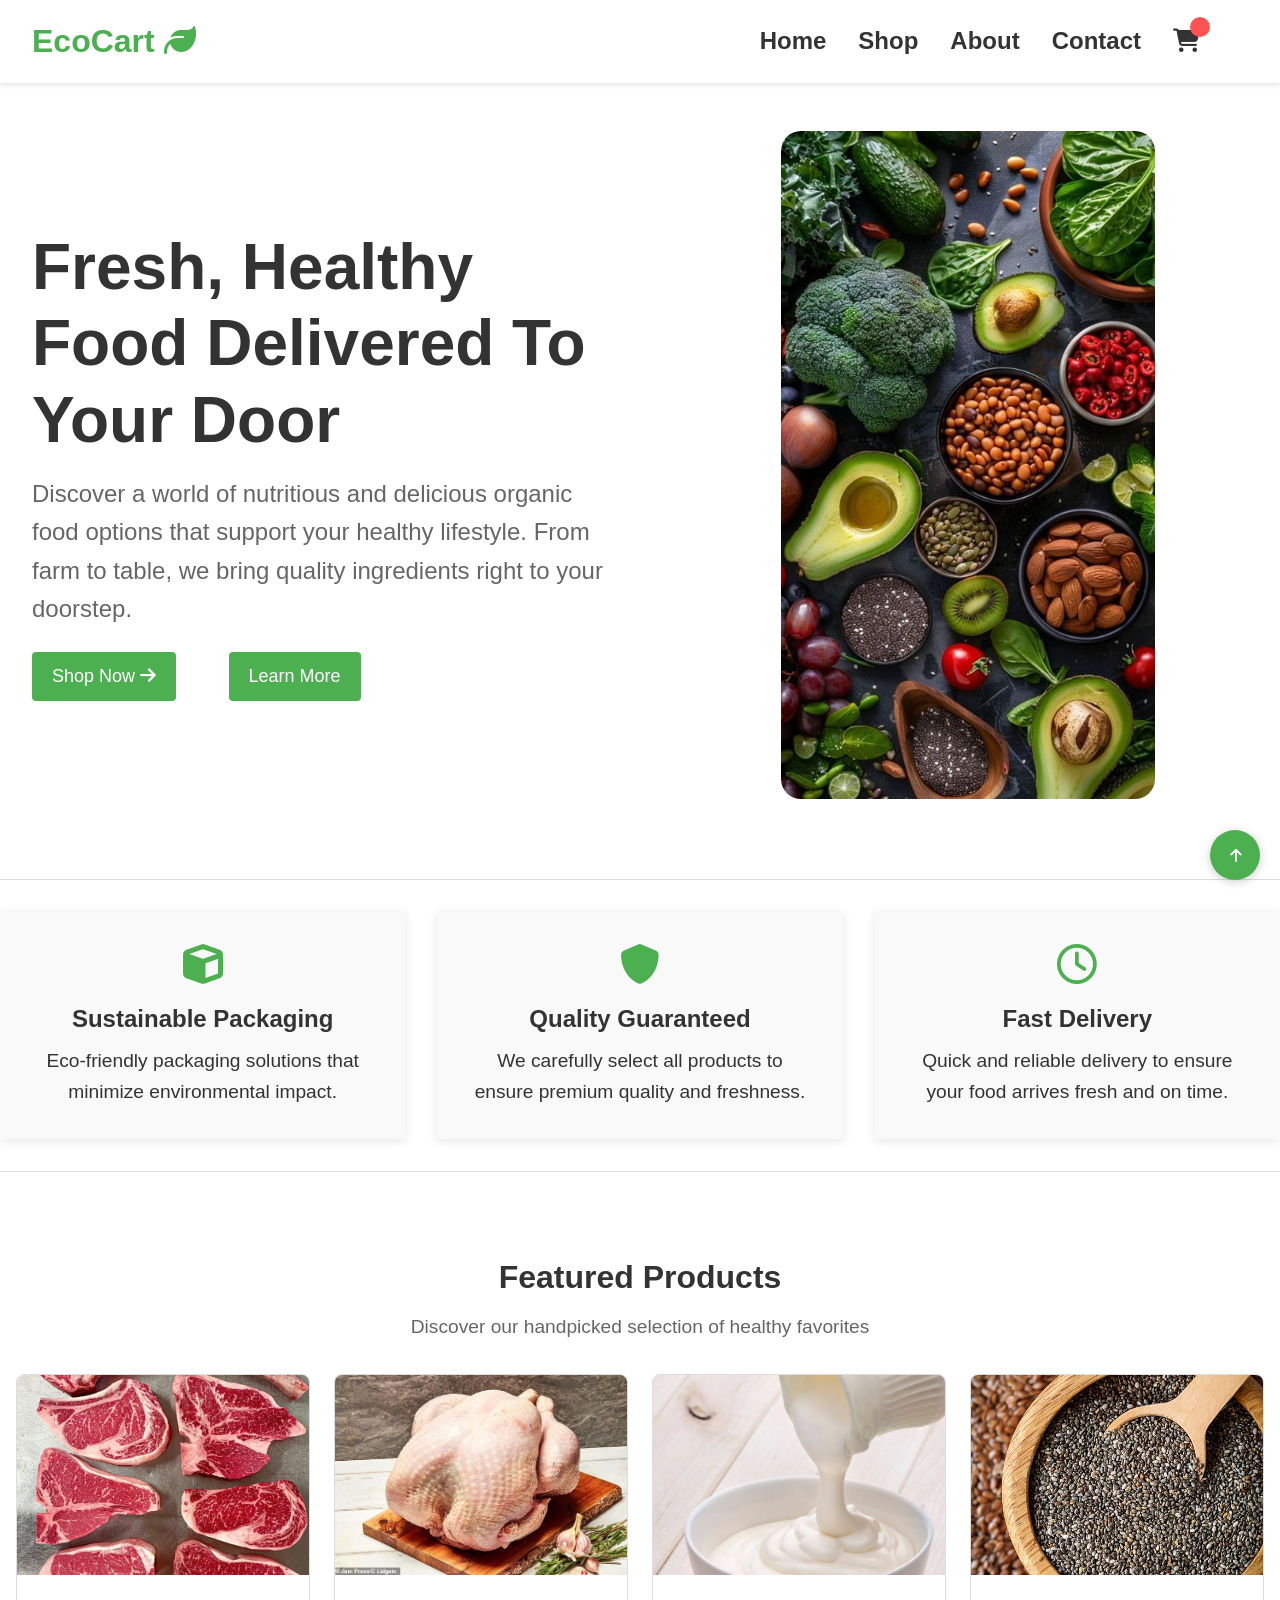
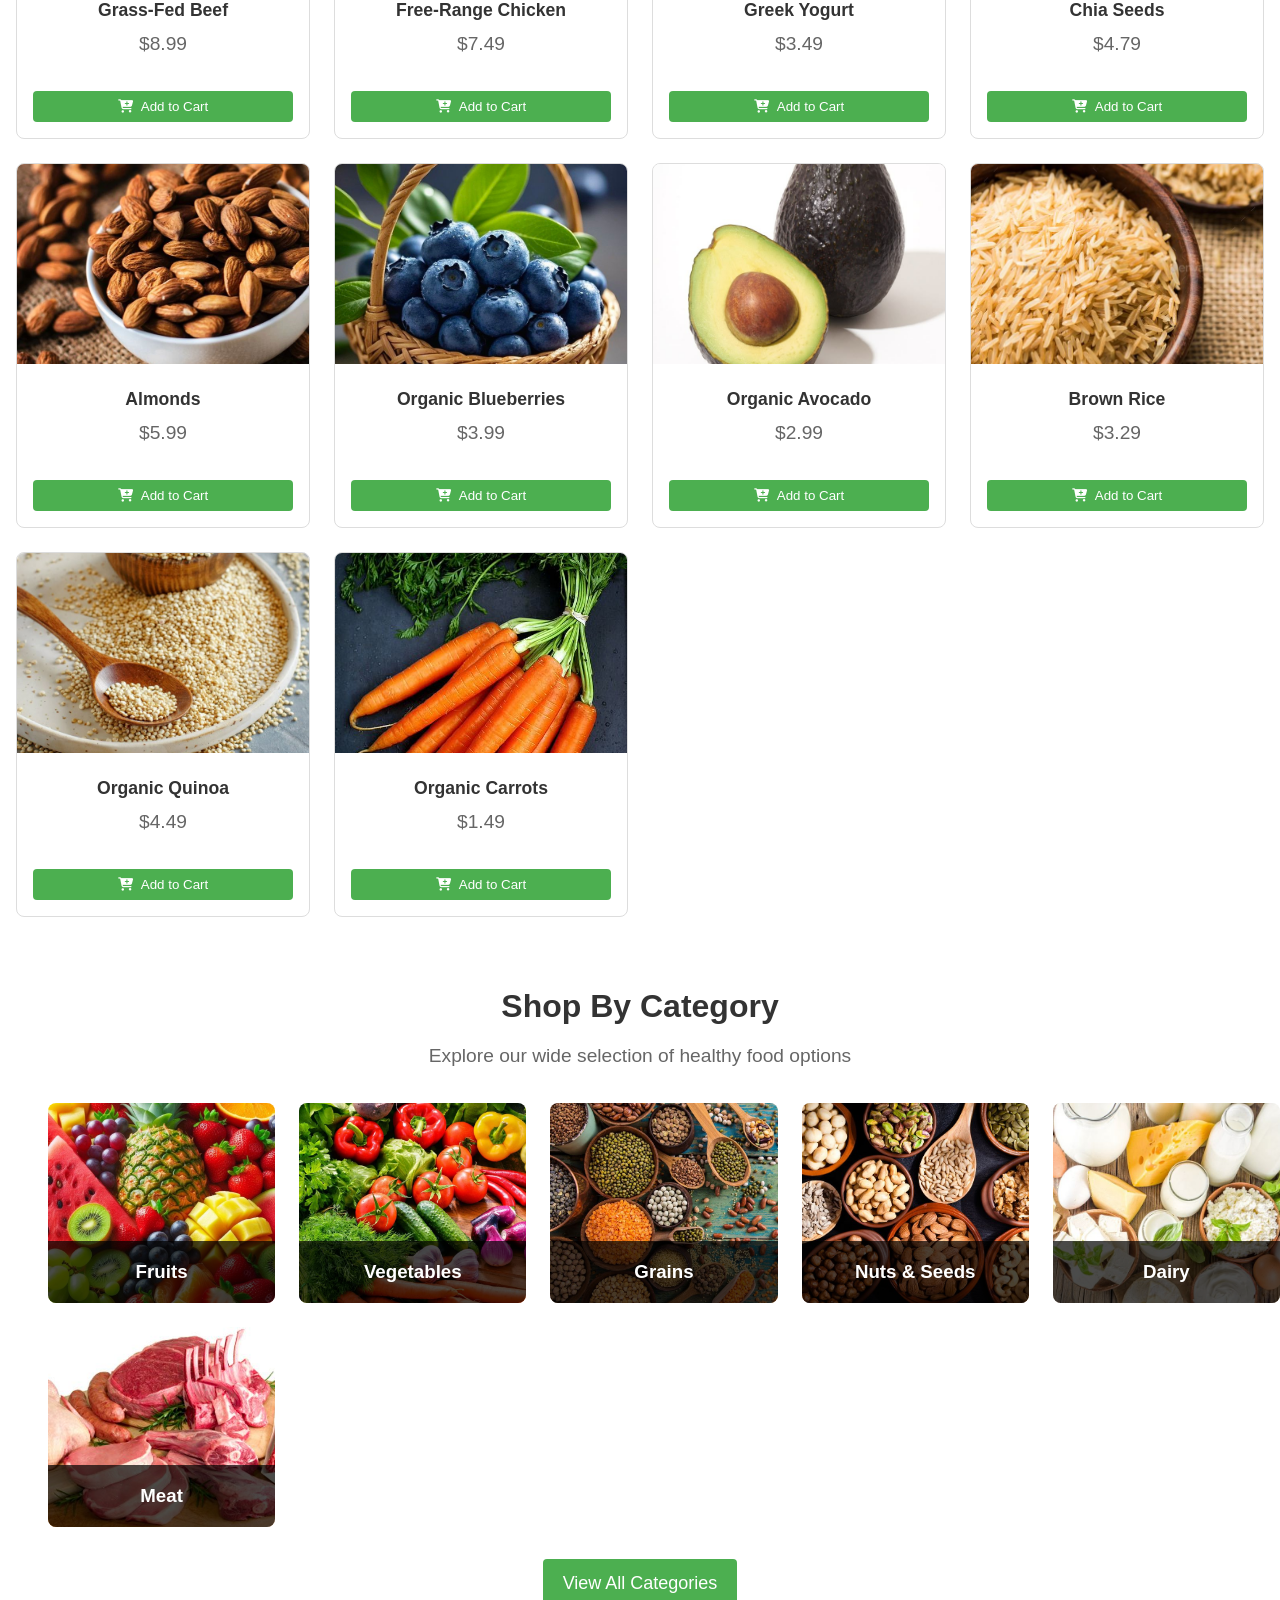
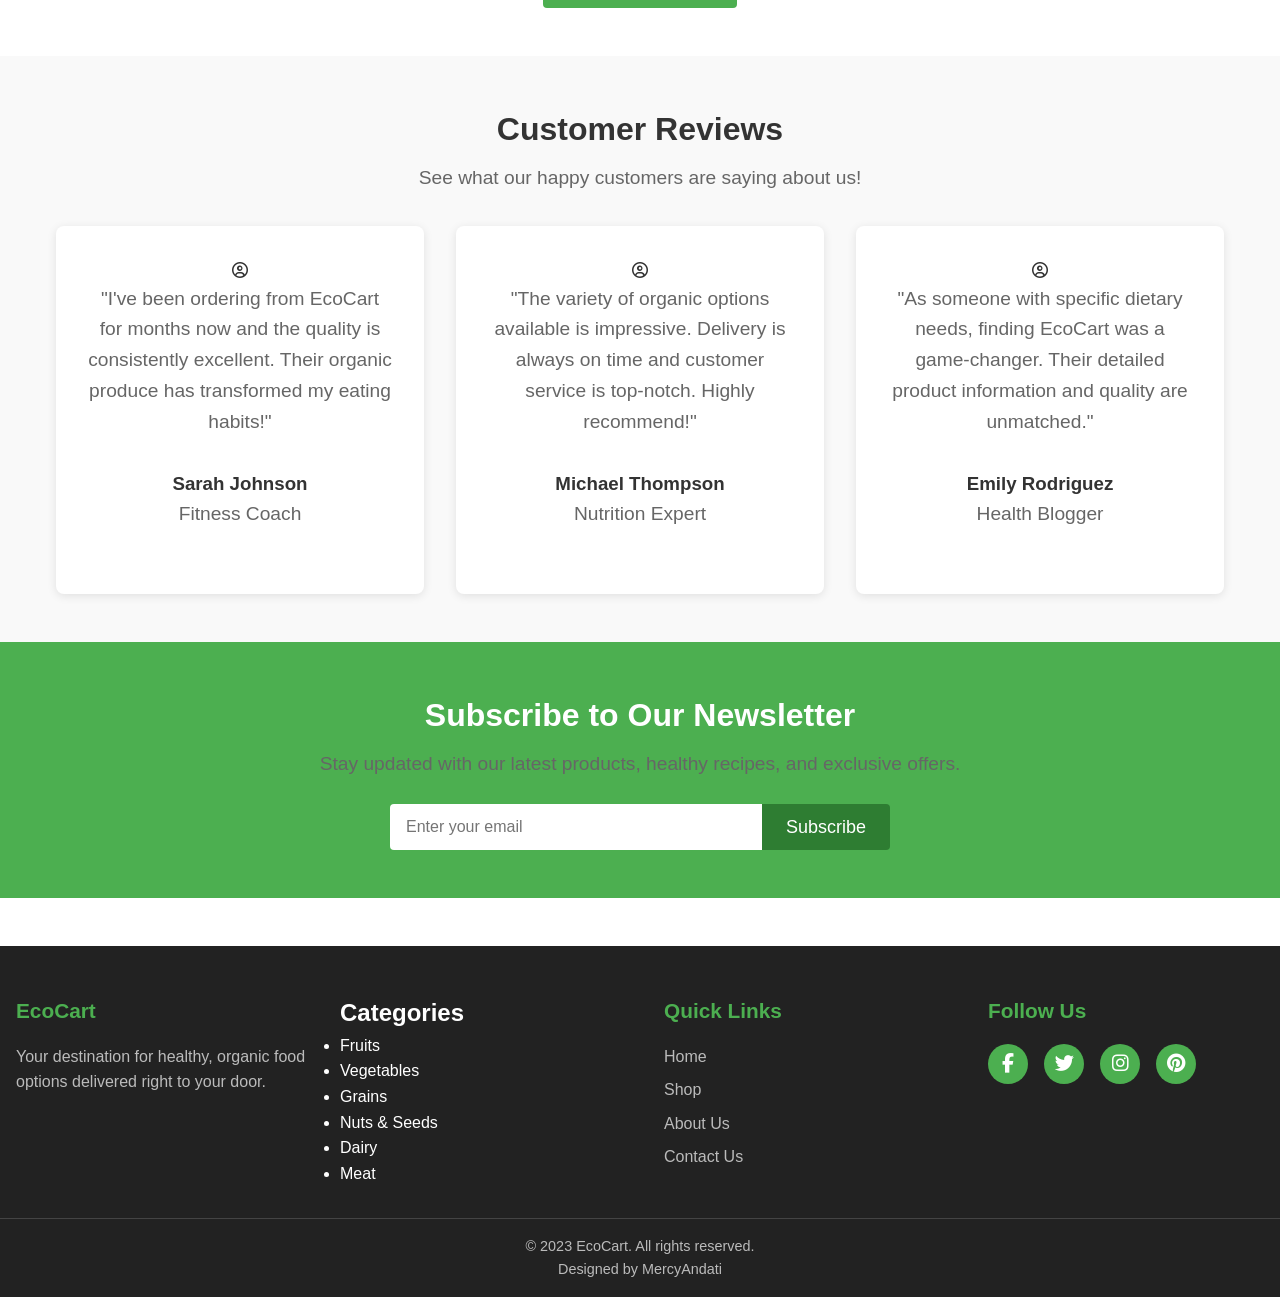
<file: index.html>
<!DOCTYPE html>
<html lang="en">
    <head>
        <meta charset="UTF-8">
        <meta name="viewport" content="width=device-width, initial-scale=1.0">
        <title>EcoCart eccomerce website</title>
        <link rel="stylesheet" href="styles.css">
        <link rel="stylesheet" href="https://cdnjs.cloudflare.com/ajax/libs/font-awesome/6.4.0/css/all.min.css">
        <script src="products-data.js"></script>
        <script src="script.js"></script>
    </head>
    <body>
        <header>
            <nav>
                <h1>EcoCart <i class="fa-solid fa-leaf"></i></h1>
                <ul>
                    <li><a href="index.html">Home</a></li>
                    <li><a href="shop.html">Shop</a></li>
                    <li><a href="about.html">About</a></li>
                    <li><a href="contact.html">Contact</a></li>
                    <li><a href="cart.html" class="cart-icon"><i class="fas fa-shopping-cart"></i></a></li>
                </ul>
            </nav>
        </header>
        <main>
            <section id="home">
                <div class="hero">
                    <div class="hero-text">
                        <h2>Fresh, Healthy Food Delivered To Your Door</h2>
                        <p>Discover a world of nutritious and delicious organic food options that support your healthy lifestyle. From farm to table, we bring quality ingredients right to your doorstep.</p>
                        <a href="shop.html" class="btn">Shop Now  <i class="fa-solid fa-arrow-right"></i></a>
                        <a href="about.html" class="btn">Learn More</a>
                    </div>
                    <div class="hero-image">
                        <img src="images\Healthy Food.jpg" alt="Healthy Food">
                    </div>
                </div>
                <div class="hor-divs">
                    <div>
                        <i class="fa-solid fa-cube"></i>
                        <h2>Sustainable Packaging</h2>
                        <p>Eco-friendly packaging solutions that minimize environmental impact.</p>
                    </div>
                    <div>
                        <i class="fa-solid fa-shield"></i>
                        <h2>Quality Guaranteed</h2>
                        <p>We carefully select all products to ensure premium quality and freshness.</p>
                    </div>
                    <div>
                        <i class="fa-regular fa-clock"></i>
                        <h2>Fast Delivery</h2>
                        <p>Quick and reliable delivery to ensure your food arrives fresh and on time.</p>
                    </div>
                </div>
                <div class="featured-products">
                    <h2>Featured Products</h2>
                    <p>Discover our handpicked selection of healthy favorites</p>
                    <div class="product-grid" id="featured-products">
                        <!-- Products will be inserted here by JavaScript -->
                    </div>
                    <div class="category-grid">
                        <h2>Shop By Category</h2>
                        <p>Explore our wide selection of healthy food options</p>
                        <div class="category-cards">
                            <a href="shop.html?category=fruits" class="category-card">
                                <img src="images\Fruits.jpg" alt="Fruits">
                                <h3>Fruits</h3>
                            </a>
                            <a href="shop.html?category=vegetables" class="category-card">
                                <img src="images\Vegetables.jpg" alt="Vegetables">
                                <h3>Vegetables</h3>
                            </a>
                            <a href="shop.html?category=grains" class="category-card">
                                <img src="images\Grains.jpg" alt="Grains">
                                <h3>Grains</h3>
                            </a>
                            <a href="shop.html?category=nuts-seeds" class="category-card">
                                <img src="images\Nuts & Seeds.jpg" alt="Nuts & Seeds">
                                <h3>Nuts & Seeds</h3>
                            </a>
                            <a href="shop.html?category=dairy" class="category-card">
                                <img src="images\Dairy.jpg" alt="Dairy">
                                <h3>Dairy</h3>
                            </a>
                            <a href="shop.html?category=meat" class="category-card">
                                <img src="images\Meat.jpg" alt="Meat">
                                <h3>Meat</h3>
                            </a>
                        </div>
                        <a href="shop.html" class="btn">View All Categories</a>
                    </div>
                    <div class="reviews">
                        <h2>Customer Reviews</h2>
                        <p>See what our happy customers are saying about us!</p>
                        <div class="reviews-container">
                            <div class="review-card">
                                <i class="fa-regular fa-circle-user"></i>
                                <p>"I've been ordering from EcoCart for months now and the quality is consistently excellent. Their organic produce has transformed my eating habits!"</p>
                                <h3>Sarah Johnson</h3>
                                <p>Fitness Coach</p>
                            </div>
                            <div class="review-card">
                                <i class="fa-regular fa-circle-user"></i>
                                <p>"The variety of organic options available is impressive. Delivery is always on time and customer service is top-notch. Highly recommend!"</p>
                                <h3>Michael Thompson</h3>
                                <p>Nutrition Expert</p>
                            </div>
                            <div class="review-card">
                                <i class="fa-regular fa-circle-user"></i>
                                <p>"As someone with specific dietary needs, finding EcoCart was a game-changer. Their detailed product information and quality are unmatched."</p>
                                <h3>Emily Rodriguez</h3>
                                <p>Health Blogger</p>
                            </div>
                        </div>
                    </div>
                    <div class="newsletter">
                        <h2>Subscribe to Our Newsletter</h2>
                        <p>Stay updated with our latest products, healthy recipes, and exclusive offers.</p>
                        <form action="#" method="post">
                            <input type="email" placeholder="Enter your email" required>
                            <button type="submit" class="btn">Subscribe</button>
                        </form>
                    </div>
                </div>        
            </section>
        </main>
        <footer>
            <div class="footer-content">
                <div class="footer-section about">
                    <h2>EcoCart</h2>
                    <p>Your destination for healthy, organic food options delivered right to your door.</p>
                </div>
                <div class="footer-categories">
                    <h2>Categories</h2>
                    <ul>
                        <li><a href="#fruits">Fruits</a></li>
                        <li><a href="#vegetables">Vegetables</a></li>
                        <li><a href="#grains">Grains</a></li>
                        <li><a href="#nuts-seeds">Nuts & Seeds</a></li>
                        <li><a href="#dairy">Dairy</a></li>
                        <li><a href="#meat">Meat</a></li>
                    </ul>
                </div>
                <div class="footer-section links">
                    <h2>Quick Links</h2>
                    <ul>
                        <li><a href="index.html">Home</a></li>
                        <li><a href="shop.html">Shop</a></li>
                        <li><a href="about.html">About Us</a></li>
                        <li><a href="contact.html">Contact Us</a></li>
                    </ul>
                </div>
                <div class="footer-section social">
                    <h2>Follow Us</h2>
                    <div class="social-icons">
                        <a href="#"><i class="fab fa-facebook-f"></i></a>
                        <a href="#"><i class="fab fa-twitter"></i></a>
                        <a href="#"><i class="fab fa-instagram"></i></a>
                        <a href="#"><i class="fab fa-pinterest"></i></a>
                    </div>
                </div>
            </div>
            <div class="footer-bottom">
                <p>&copy; 2023 EcoCart. All rights reserved.</p>
                <p>Designed by MercyAndati</p>
            </div>
        </footer>
        <button id="back-to-top" class="back-to-top" onclick="ToTop()">
            <i class="fa-solid fa-arrow-up"></i>
        </button>
    </body>
</html>
</file>
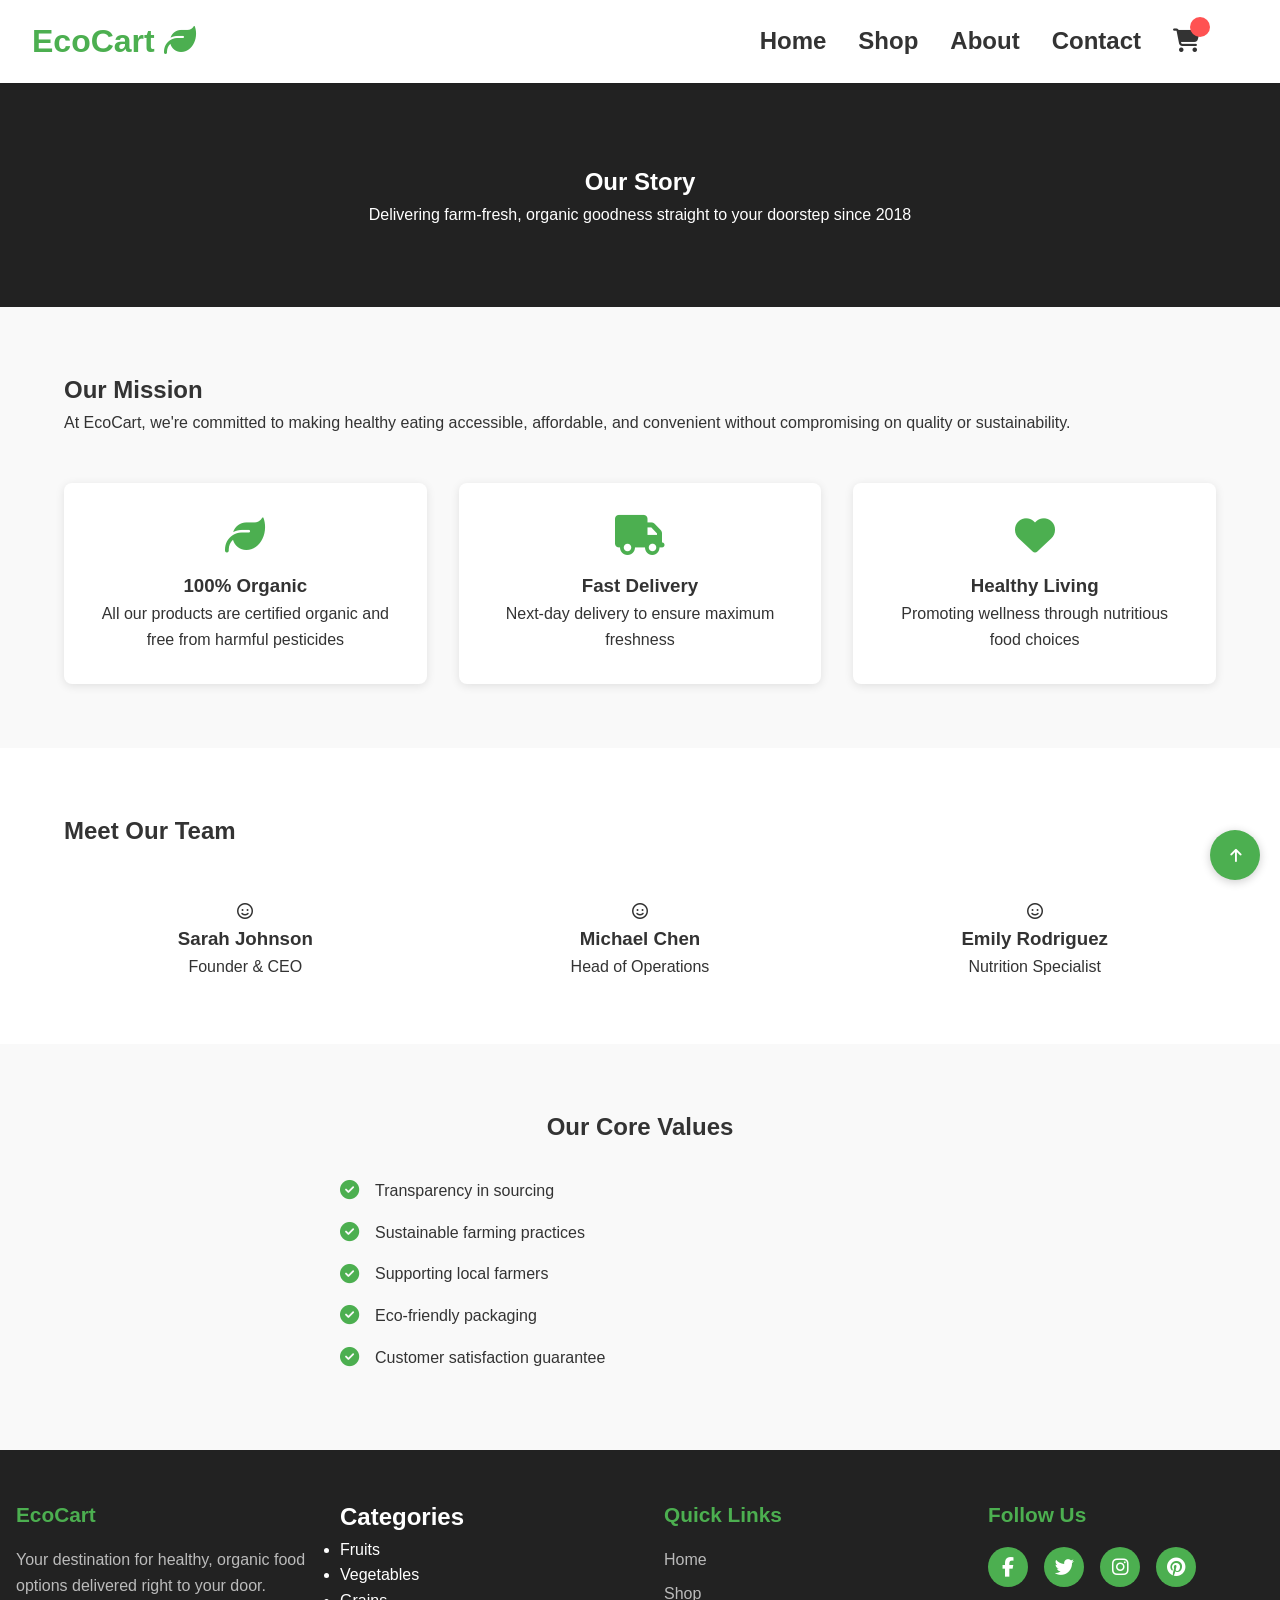
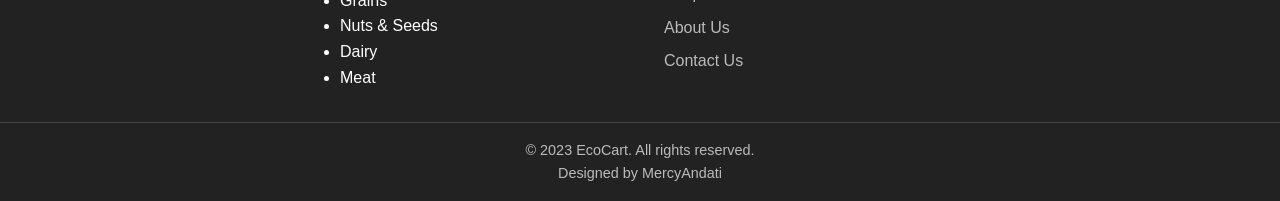
<file: about.html>
<!DOCTYPE html>
<html lang="en">
<head>
    <meta charset="UTF-8">
    <meta name="viewport" content="width=device-width, initial-scale=1.0">
    <title>About Us - EcoCart</title>
    <link rel="stylesheet" href="styles.css">
    <link rel="stylesheet" href="https://cdnjs.cloudflare.com/ajax/libs/font-awesome/6.4.0/css/all.min.css">
</head>
<body>
    <header>
        <nav>
            <h1>EcoCart <i class="fa-solid fa-leaf"></i></h1>
            <ul>
                <li><a href="index.html">Home</a></li>
                <li><a href="shop.html">Shop</a></li>
                <li><a href="about.html">About</a></li>
                <li><a href="contact.html">Contact</a></li>
                <li><a href="cart.html" class="cart-icon"><i class="fas fa-shopping-cart"></i></a></li>
            </ul>
        </nav>
    </header>

    <main class="about-page">
        <section class="about-hero">
            <div class="hero-content">
                <h2>Our Story</h2>
                <p>Delivering farm-fresh, organic goodness straight to your doorstep since 2018</p>
            </div>
        </section>

        <section class="mission-section">
            <div class="container">
                <h2>Our Mission</h2>
                <p>At EcoCart, we're committed to making healthy eating accessible, affordable, and convenient without compromising on quality or sustainability.</p>
                
                <div class="mission-cards">
                    <div class="mission-card">
                        <i class="fas fa-leaf"></i>
                        <h3>100% Organic</h3>
                        <p>All our products are certified organic and free from harmful pesticides</p>
                    </div>
                    <div class="mission-card">
                        <i class="fas fa-truck"></i>
                        <h3>Fast Delivery</h3>
                        <p>Next-day delivery to ensure maximum freshness</p>
                    </div>
                    <div class="mission-card">
                        <i class="fas fa-heart"></i>
                        <h3>Healthy Living</h3>
                        <p>Promoting wellness through nutritious food choices</p>
                    </div>
                </div>
            </div>
        </section>

        <section class="team-section">
            <div class="container">
                <h2>Meet Our Team</h2>
                <div class="team-members">
                    <div class="team-member">
                        <i class="fa-regular fa-face-smile"></i>
                        <h3>Sarah Johnson</h3>
                        <p>Founder & CEO</p>
                    </div>
                    <div class="team-member">
                        <i class="fa-regular fa-face-smile"></i>
                        <h3>Michael Chen</h3>
                        <p>Head of Operations</p>
                    </div>
                    <div class="team-member">
                        <i class="fa-regular fa-face-smile"></i>
                        <h3>Emily Rodriguez</h3>
                        <p>Nutrition Specialist</p>
                    </div>
                </div>
            </div>
        </section>

        <section class="values-section">
            <div class="container">
                <h2>Our Core Values</h2>
                <ul class="values-list">
                    <li>
                        <i class="fas fa-check-circle"></i>
                        <span>Transparency in sourcing</span>
                    </li>
                    <li>
                        <i class="fas fa-check-circle"></i>
                        <span>Sustainable farming practices</span>
                    </li>
                    <li>
                        <i class="fas fa-check-circle"></i>
                        <span>Supporting local farmers</span>
                    </li>
                    <li>
                        <i class="fas fa-check-circle"></i>
                        <span>Eco-friendly packaging</span>
                    </li>
                    <li>
                        <i class="fas fa-check-circle"></i>
                        <span>Customer satisfaction guarantee</span>
                    </li>
                </ul>
            </div>
        </section>
    </main>

    <footer>
        <div class="footer-content">
            <div class="footer-section about">
                <h2>EcoCart</h2>
                <p>Your destination for healthy, organic food options delivered right to your door.</p>
            </div>
            <div class="foter-categories">
                <h2>Categories</h2>
                <ul>
                    <li><a href="#fruits">Fruits</a></li>
                    <li><a href="#vegetables">Vegetables</a></li>
                    <li><a href="#grains">Grains</a></li>
                    <li><a href="#nuts-seeds">Nuts & Seeds</a></li>
                    <li><a href="#dairy">Dairy</a></li>
                    <li><a href="#meat">Meat</a></li>
                </ul>
            </div>
            <div class="footer-section links">
                <h2>Quick Links</h2>
                <ul>
                    <li><a href="index.html">Home</a></li>
                    <li><a href="shop.html">Shop</a></li>
                    <li><a href="about.html">About Us</a></li>
                    <li><a href="contact.html">Contact Us</a></li>
                </ul>
            </div>
            <div class="footer-section social">
                <h2>Follow Us</h2>
                <div class="social-icons">
                    <a href="#"><i class="fab fa-facebook-f"></i></a>
                    <a href="#"><i class="fab fa-twitter"></i></a>
                    <a href="#"><i class="fab fa-instagram"></i></a>
                    <a href="#"><i class="fab fa-pinterest"></i></a>
                </div>
            </div>
        </div>
        <div class="footer-bottom">
            <p>&copy; 2023 EcoCart. All rights reserved.</p>
            <p>Designed by MercyAndati</p>
        </div>
    </footer>
    <button id="back-to-top" class="back-to-top" onclick="ToTop()">
        <i class="fa-solid fa-arrow-up"></i>
    </button>
    <script src="script.js"></script>
</body>
</html>
</file>
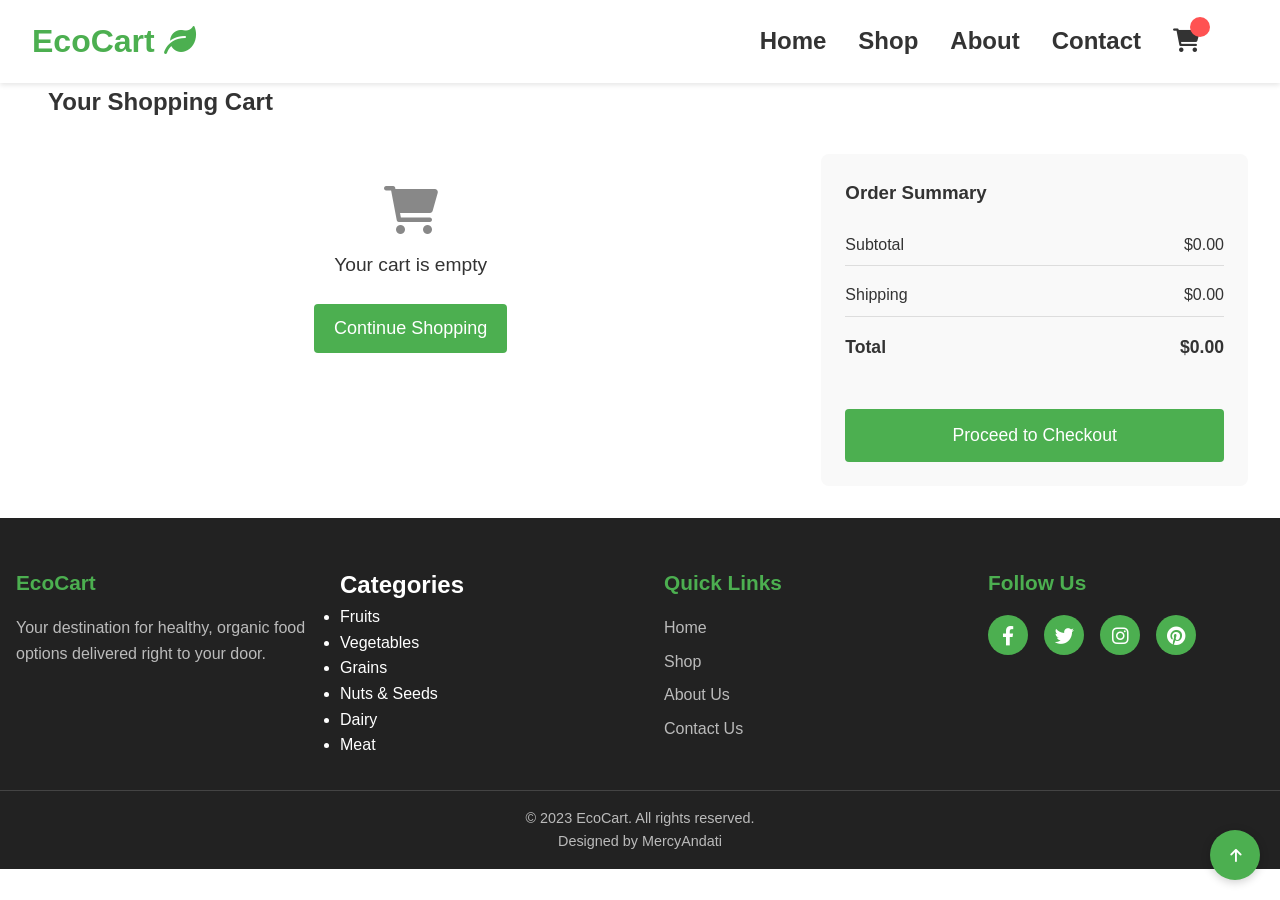
<file: cart.html>
<!DOCTYPE html>
<html lang="en">
<head>
    <meta charset="UTF-8">
    <meta name="viewport" content="width=device-width, initial-scale=1.0">
    <title>Shopping Cart - EcoCart</title>
    <link rel="stylesheet" href="styles.css">
    <link rel="stylesheet" href="https://cdnjs.cloudflare.com/ajax/libs/font-awesome/6.0.0-beta3/css/all.min.css">
</head>
<body>
    <header>
        <nav>
            <h1>EcoCart <i class="fa-solid fa-leaf"></i></h1>
            <ul>
                <li><a href="index.html">Home</a></li>
                <li><a href="shop.html">Shop</a></li>
                <li><a href="about.html">About</a></li>
                <li><a href="contact.html">Contact</a></li>
                <li><a href="cart.html" class="cart-icon"><i class="fa-solid fa-cart-shopping"></i></a></li>
            </ul>
        </nav>
    </header>

    <main>
        <section id="cart">
            <h2>Your Shopping Cart</h2>
            <div class="cart-container">
                <div class="cart-items" id="cart-items">
                    <!-- Cart items will be rendered here dynamically -->
                    <div class="empty-cart">
                        <i class="fas fa-shopping-cart"></i>
                        <p>Your cart is empty</p>
                        <a href="shop.html" class="btn">Continue Shopping</a>
                    </div>
                </div>
                <div class="cart-summary">
                    <h3>Order Summary</h3>
                    <div class="summary-details">
                        <div class="summary-row">
                            <span>Subtotal</span>
                            <span id="subtotal">$0.00</span>
                        </div>
                        <div class="summary-row">
                            <span>Shipping</span>
                            <span id="shipping">$5.00</span>
                        </div>
                        <div class="summary-row total">
                            <span>Total</span>
                            <span id="total">$5.00</span>
                        </div>
                    </div>
                    <button class="btn checkout-btn" id="checkout-btn">Proceed to Checkout</button>
                </div>
            </div>
        </section>
    </main>

    <footer>
        <div class="footer-content">
            <div class="footer-section about">
                <h2>EcoCart</h2>
                <p>Your destination for healthy, organic food options delivered right to your door.</p>
            </div>
            <div class="foter-categories">
                <h2>Categories</h2>
                <ul>
                    <li><a href="#fruits">Fruits</a></li>
                    <li><a href="#vegetables">Vegetables</a></li>
                    <li><a href="#grains">Grains</a></li>
                    <li><a href="#nuts-seeds">Nuts & Seeds</a></li>
                    <li><a href="#dairy">Dairy</a></li>
                    <li><a href="#meat">Meat</a></li>
                </ul>
            </div>
            <div class="footer-section links">
                <h2>Quick Links</h2>
                <ul>
                    <li><a href="index.html">Home</a></li>
                    <li><a href="shop.html">Shop</a></li>
                    <li><a href="about.html">About Us</a></li>
                    <li><a href="contact.html">Contact Us</a></li>
                </ul>
            </div>
            <div class="footer-section social">
                <h2>Follow Us</h2>
                <div class="social-icons">
                    <a href="#"><i class="fab fa-facebook-f"></i></a>
                    <a href="#"><i class="fab fa-twitter"></i></a>
                    <a href="#"><i class="fab fa-instagram"></i></a>
                    <a href="#"><i class="fab fa-pinterest"></i></a>
                </div>
            </div>
        </div>
        <div class="footer-bottom">
            <p>&copy; 2023 EcoCart. All rights reserved.</p>
            <p>Designed by MercyAndati</p>
        </div>
    </footer>
    <button id="back-to-top" class="back-to-top" onclick="ToTop()">
        <i class="fa-solid fa-arrow-up"></i>
    </button>
    <script src="products-data.js"></script>
    <script src="script.js"></script>
    <script src="cart.js"></script>
</body>
</html>
</file>
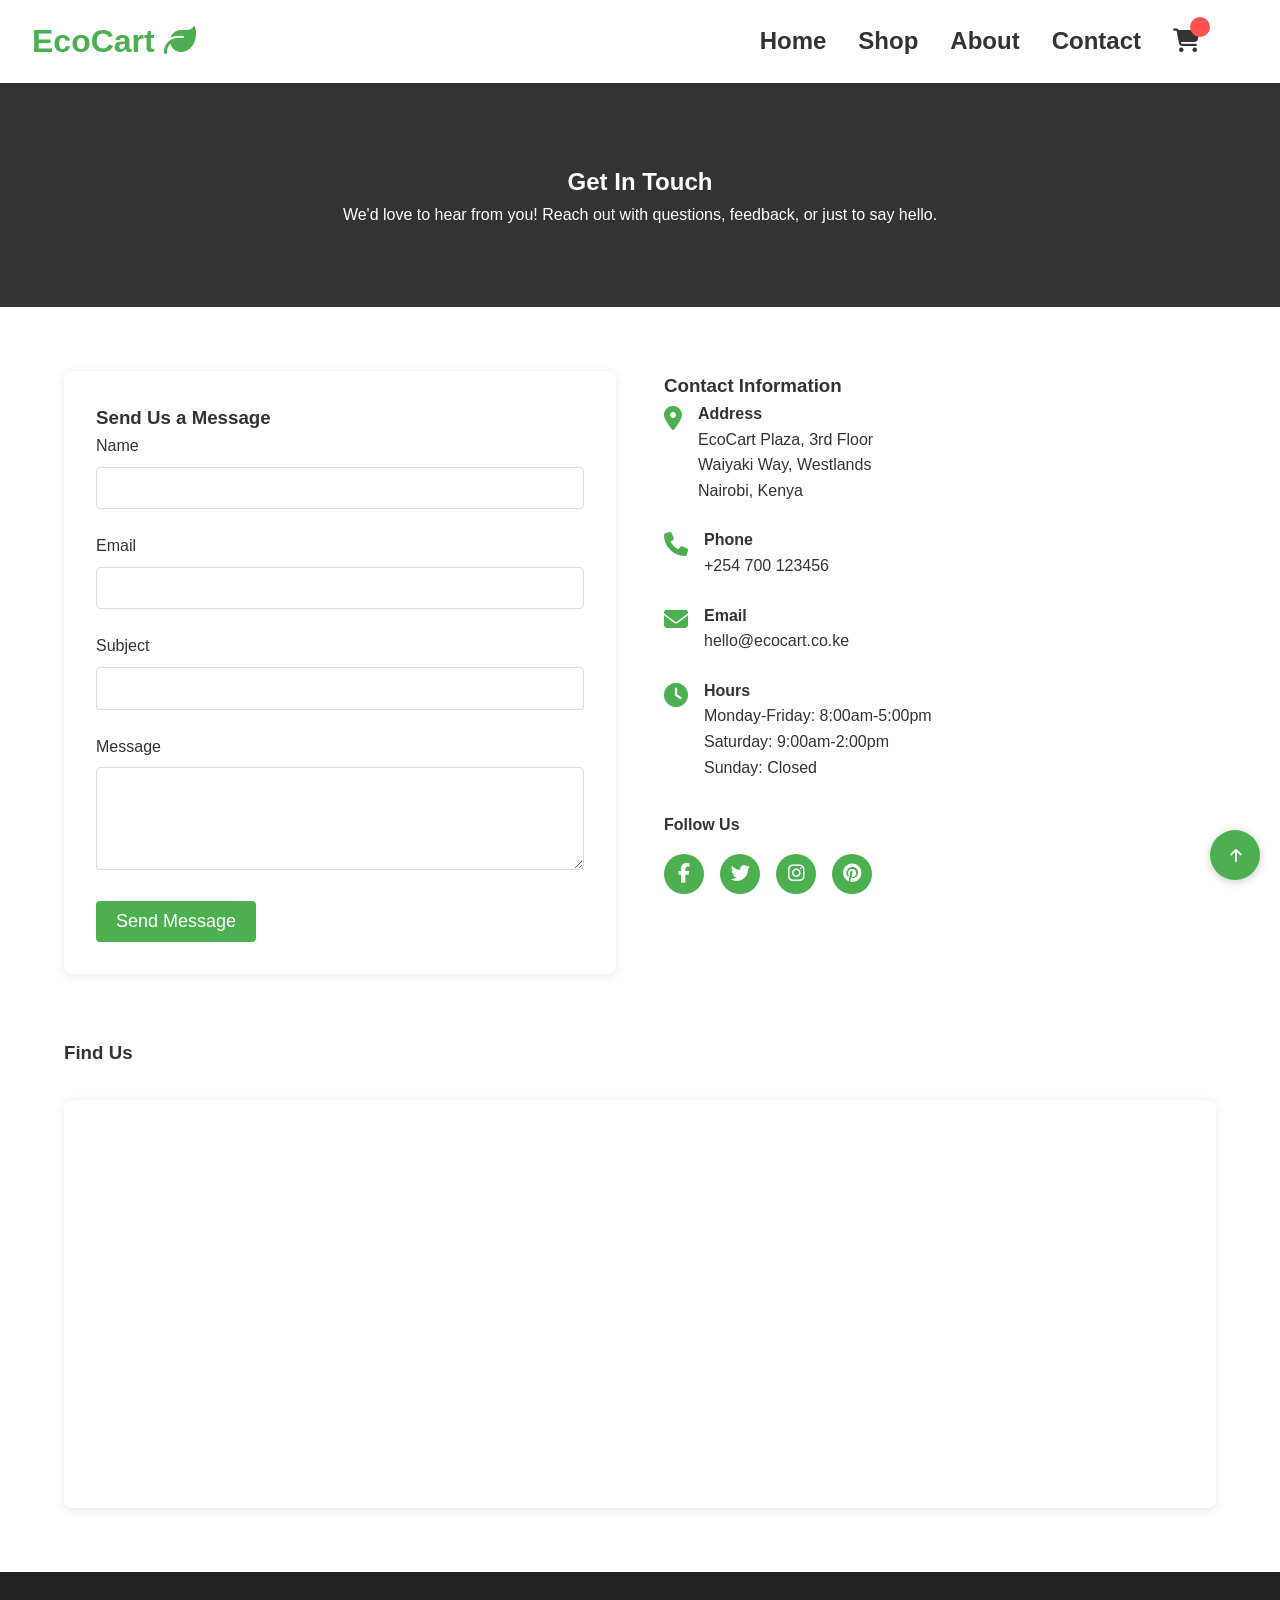
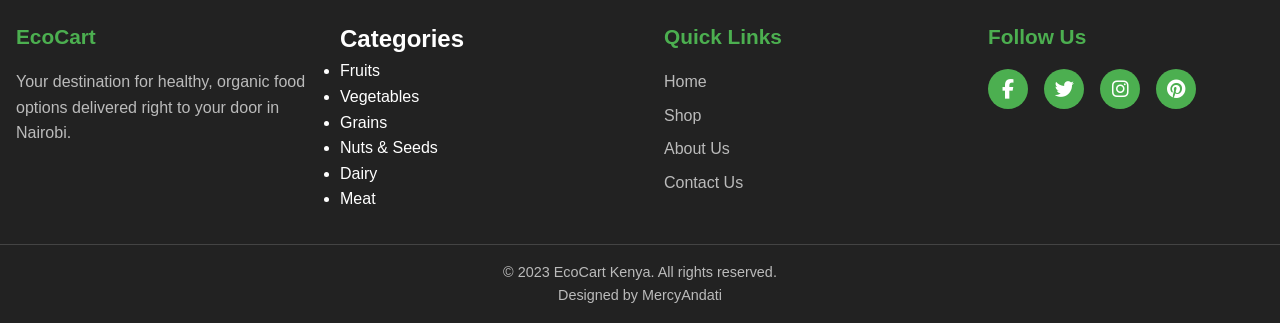
<file: contact.html>
<!DOCTYPE html>
<html lang="en">
<head>
    <meta charset="UTF-8">
    <meta name="viewport" content="width=device-width, initial-scale=1.0">
    <title>Contact Us - EcoCart</title>
    <link rel="stylesheet" href="styles.css">
    <link rel="stylesheet" href="https://cdnjs.cloudflare.com/ajax/libs/font-awesome/6.4.0/css/all.min.css">
</head>
<body>
    <header>
        <nav>
            <h1>EcoCart <i class="fa-solid fa-leaf"></i></h1>
            <ul>
                <li><a href="index.html">Home</a></li>
                <li><a href="shop.html">Shop</a></li>
                <li><a href="about.html">About</a></li>
                <li><a href="contact.html">Contact</a></li>
                <li><a href="cart.html" class="cart-icon"><i class="fas fa-shopping-cart"></i></a></li>
            </ul>
        </nav>
    </header>

    <main class="contact-page">
        <section class="contact-hero">
            <div class="hero-content">
                <h2>Get In Touch</h2>
                <p>We'd love to hear from you! Reach out with questions, feedback, or just to say hello.</p>
            </div>
        </section>

        <section class="contact-section">
            <div class="container">
                <div class="contact-grid">
                    <div class="contact-form">
                        <h3>Send Us a Message</h3>
                        <form id="contactForm">
                            <div class="form-group">
                                <label for="name">Name</label>
                                <input type="text" id="name" name="name" required>
                            </div>
                            <div class="form-group">
                                <label for="email">Email</label>
                                <input type="email" id="email" name="email" required>
                            </div>
                            <div class="form-group">
                                <label for="subject">Subject</label>
                                <input type="text" id="subject" name="subject" required>
                            </div>
                            <div class="form-group">
                                <label for="message">Message</label>
                                <textarea id="message" name="message" rows="5" required></textarea>
                            </div>
                            <button type="submit" class="btn">Send Message</button>
                        </form>
                    </div>

                    <div class="contact-info">
                        <h3>Contact Information</h3>
                        <div class="info-card">
                            <i class="fas fa-map-marker-alt"></i>
                            <div>
                                <h4>Address</h4>
                                <p>EcoCart Plaza, 3rd Floor<br>
                                   Waiyaki Way, Westlands<br>
                                   Nairobi, Kenya</p>
                            </div>
                        </div>
                        <div class="info-card">
                            <i class="fas fa-phone"></i>
                            <div>
                                <h4>Phone</h4>
                                <p>+254 700 123456</p>
                            </div>
                        </div>
                        <div class="info-card">
                            <i class="fas fa-envelope"></i>
                            <div>
                                <h4>Email</h4>
                                <p>hello@ecocart.co.ke</p>
                            </div>
                        </div>
                        <div class="info-card">
                            <i class="fas fa-clock"></i>
                            <div>
                                <h4>Hours</h4>
                                <p>Monday-Friday: 8:00am-5:00pm<br>
                                   Saturday: 9:00am-2:00pm<br>
                                   Sunday: Closed</p>
                            </div>
                        </div>

                        <div class="social-links">
                            <h4>Follow Us</h4>
                            <div class="social-icons">
                                <a href="#"><i class="fab fa-facebook-f"></i></a>
                                <a href="#"><i class="fab fa-twitter"></i></a>
                                <a href="#"><i class="fab fa-instagram"></i></a>
                                <a href="#"><i class="fab fa-pinterest"></i></a>
                            </div>
                        </div>
                    </div>
                </div>
            </div>
        </section>

        <section class="map-section">
            <div class="container">
                <h3>Find Us</h3>
                <div class="map-container">
                    <!-- Embedded Google Map for Westlands, Nairobi -->
                    <iframe src="https://www.google.com/maps/embed?pb=!1m18!1m12!1m3!1d3988.818509999593!2d36.80621481533123!3d-1.279385435971219!2m3!1f0!2f0!3f0!3m2!1i1024!2i768!4f13.1!3m3!1m2!1s0x182f1a6bf7445dc1%3A0x940b62a3c8efde4c!2sWestlands%2C%20Nairobi!5e0!3m2!1sen!2ske!4v1620000000000!5m2!1sen!2ske" 
                            width="100%" height="400" style="border:0;" allowfullscreen="" loading="lazy"></iframe>
                </div>
            </div>
        </section>
    </main>

    <footer>
        <div class="footer-content">
            <div class="footer-section about">
                <h2>EcoCart</h2>
                <p>Your destination for healthy, organic food options delivered right to your door in Nairobi.</p>
            </div>
            <div class="footer-categories">
                <h2>Categories</h2>
                <ul>
                    <li><a href="#fruits">Fruits</a></li>
                    <li><a href="#vegetables">Vegetables</a></li>
                    <li><a href="#grains">Grains</a></li>
                    <li><a href="#nuts-seeds">Nuts & Seeds</a></li>
                    <li><a href="#dairy">Dairy</a></li>
                    <li><a href="#meat">Meat</a></li>
                </ul>
            </div>
            <div class="footer-section links">
                <h2>Quick Links</h2>
                <ul>
                    <li><a href="index.html">Home</a></li>
                    <li><a href="shop.html">Shop</a></li>
                    <li><a href="about.html">About Us</a></li>
                    <li><a href="contact.html">Contact Us</a></li>
                </ul>
            </div>
            <div class="footer-section social">
                <h2>Follow Us</h2>
                <div class="social-icons">
                    <a href="#"><i class="fab fa-facebook-f"></i></a>
                    <a href="#"><i class="fab fa-twitter"></i></a>
                    <a href="#"><i class="fab fa-instagram"></i></a>
                    <a href="#"><i class="fab fa-pinterest"></i></a>
                </div>
            </div>
        </div>
        <div class="footer-bottom">
            <p>&copy; 2023 EcoCart Kenya. All rights reserved.</p>
            <p>Designed by MercyAndati</p>
        </div>
    </footer>
    <button id="back-to-top" class="back-to-top" onclick="ToTop()">
        <i class="fa-solid fa-arrow-up"></i>
    </button>
    <script src="script.js"></script>
    <script>
        // Simple form handling
        document.getElementById('contactForm').addEventListener('submit', function(e) {
            e.preventDefault();
            alert('Thank you for your message! We will get back to you soon.');
            this.reset();
        });
    </script>
</body>
</html>
</file>
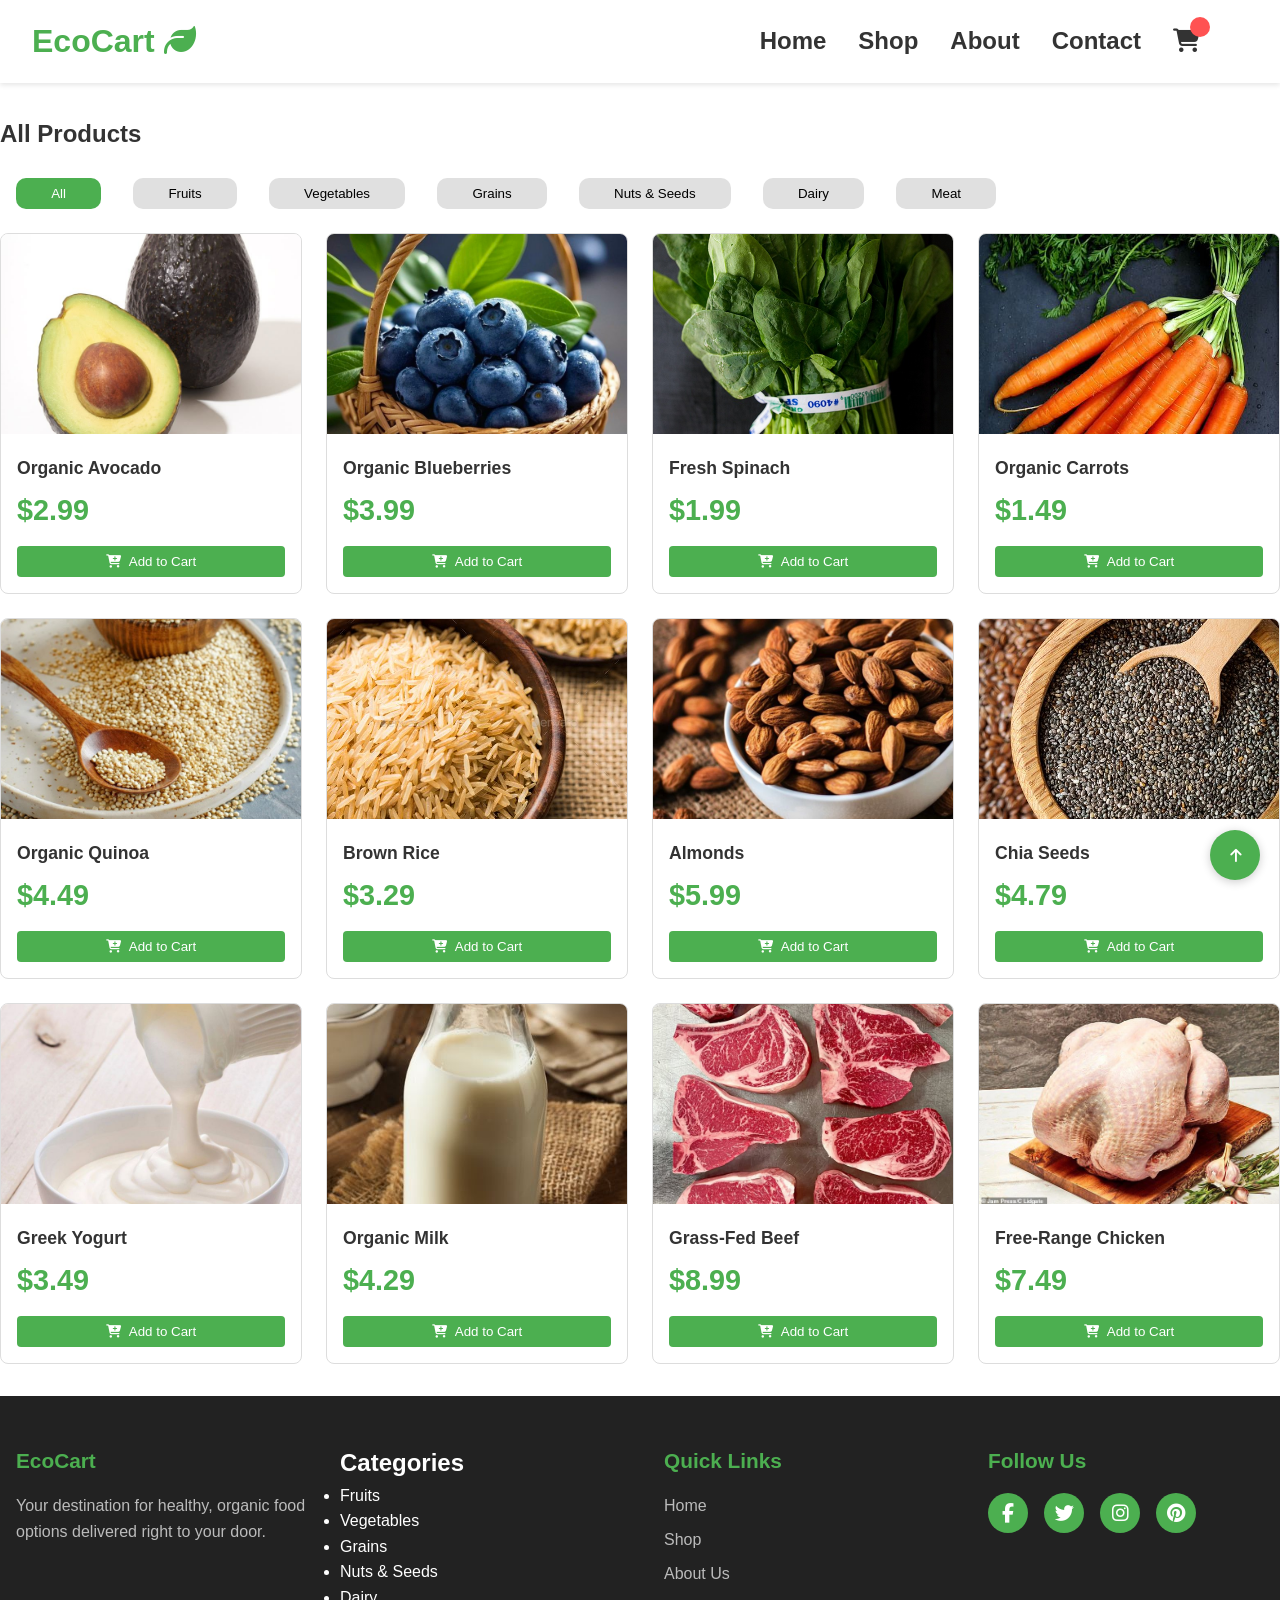
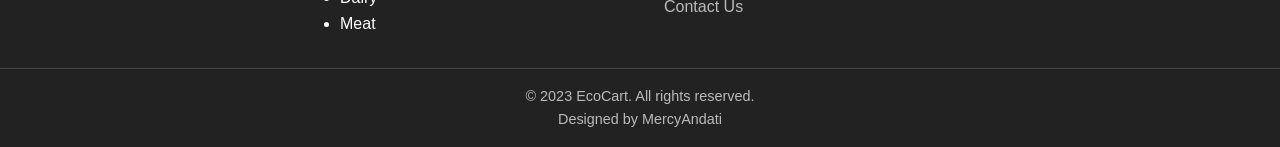
<file: product.html>
<!DOCTYPE html>
<html lang="en">
<head>
    <meta charset="UTF-8">
    <meta name="viewport" content="width=device-width, initial-scale=1.0">
    <title>Product Details - EcoCart</title>
    <link rel="stylesheet" href="styles.css">
    <link rel="stylesheet" href="https://cdnjs.cloudflare.com/ajax/libs/font-awesome/6.0.0-beta3/css/all.min.css">
</head>
<body>
    <header>
        <nav>
            <h1>EcoCart <i class="fa-solid fa-leaf"></i></h1>
            <ul>
                <li><a href="index.html">Home</a></li>
                <li><a href="shop.html">Shop</a></li>
                <li><a href="about.html">About</a></li>
                <li><a href="contact.html">Contact</a></li>
                <li><a href="cart.html" class="cart-icon"><i class="fa-solid fa-cart-shopping"></i></a></li>
            </ul>
        </nav>
    </header>

    <main>
        <section id="product-details">
            <div class="breadcrumb">
                <a href="index.html">Home</a> &gt; 
                <a href="shop.html">Shop</a> &gt; 
                <span id="product-category-breadcrumb"></span> &gt; 
                <span id="product-name-breadcrumb"></span>
            </div>
            
            <div class="product-detail-container">
                <div class="product-image">
                    <img id="product-detail-image" src="" alt="">
                </div>
                <div class="product-info">
                    <h1 id="product-detail-name"></h1>
                    <p class="price" id="product-detail-price"></p>
                    <div class="certified-badge" id="certified-badge">
                        <i class="fas fa-certificate"></i> Organic Certified
                    </div>
                    
                    <div class="product-description">
                        <h3>Description</h3>
                        <p id="product-detail-description"></p>
                    </div>
                    
                    <div class="nutrition-facts">
                        <h3>Nutrition Facts (per serving)</h3>
                        <ul>
                            <li>Calories: <span id="nutrition-calories"></span></li>
                            <li>Protein: <span id="nutrition-protein"></span></li>
                            <li>Carbs: <span id="nutrition-carbs"></span></li>
                            <li>Fat: <span id="nutrition-fat"></span></li>
                        </ul>
                    </div>
                    
                    <div class="quantity-selector">
                        <label for="quantity">Quantity:</label>
                        <input type="number" id="quantity" name="quantity" min="1" value="1">
                    </div>
                    
                    <button class="btn" id="add-to-cart-btn">Add to Cart</button>
                    
                    <div class="product-benefits">
                        <div class="benefit">
                            <i class="fas fa-truck"></i> Free Shipping on orders over $50
                        </div>
                        <div class="benefit">
                            <i class="fas fa-dollar-sign"></i> 100% Money Back Guarantee
                        </div>
                    </div>
                </div>
            </div>
        </section>
        
        <section class="related-products">
            <h2>You May Also Like</h2>
            <div class="product-grid" id="related-products">
                <!-- Related products will be loaded here -->
            </div>
        </section>
    </main>

    <footer>
        <div class="footer-content">
            <div class="footer-section about">
                <h2>EcoCart</h2>
                <p>Your destination for healthy, organic food options delivered right to your door.</p>
            </div>
            <div class="foter-categories">
                <h2>Categories</h2>
                <ul>
                    <li><a href="#fruits">Fruits</a></li>
                    <li><a href="#vegetables">Vegetables</a></li>
                    <li><a href="#grains">Grains</a></li>
                    <li><a href="#nuts-seeds">Nuts & Seeds</a></li>
                    <li><a href="#dairy">Dairy</a></li>
                    <li><a href="#meat">Meat</a></li>
                </ul>
            </div>
            <div class="footer-section links">
                <h2>Quick Links</h2>
                <ul>
                    <li><a href="index.html">Home</a></li>
                    <li><a href="shop.html">Shop</a></li>
                    <li><a href="about.html">About Us</a></li>
                    <li><a href="contact.html">Contact Us</a></li>
                </ul>
            </div>
            <div class="footer-section social">
                <h2>Follow Us</h2>
                <div class="social-icons">
                    <a href="#"><i class="fab fa-facebook-f"></i></a>
                    <a href="#"><i class="fab fa-twitter"></i></a>
                    <a href="#"><i class="fab fa-instagram"></i></a>
                    <a href="#"><i class="fab fa-pinterest"></i></a>
                </div>
            </div>
        </div>
        <div class="footer-bottom">
            <p>&copy; 2023 EcoCart. All rights reserved.</p>
            <p>Designed by MercyAndati</p>
        </div>
    </footer>
    <button id="back-to-top" class="back-to-top" onclick="ToTop()">
        <i class="fa-solid fa-arrow-up"></i>
    </button>
    <script src="products-data.js"></script>
    <script src="script.js"></script>
    <script src="product.js"></script>
</body>
</html>
</file>
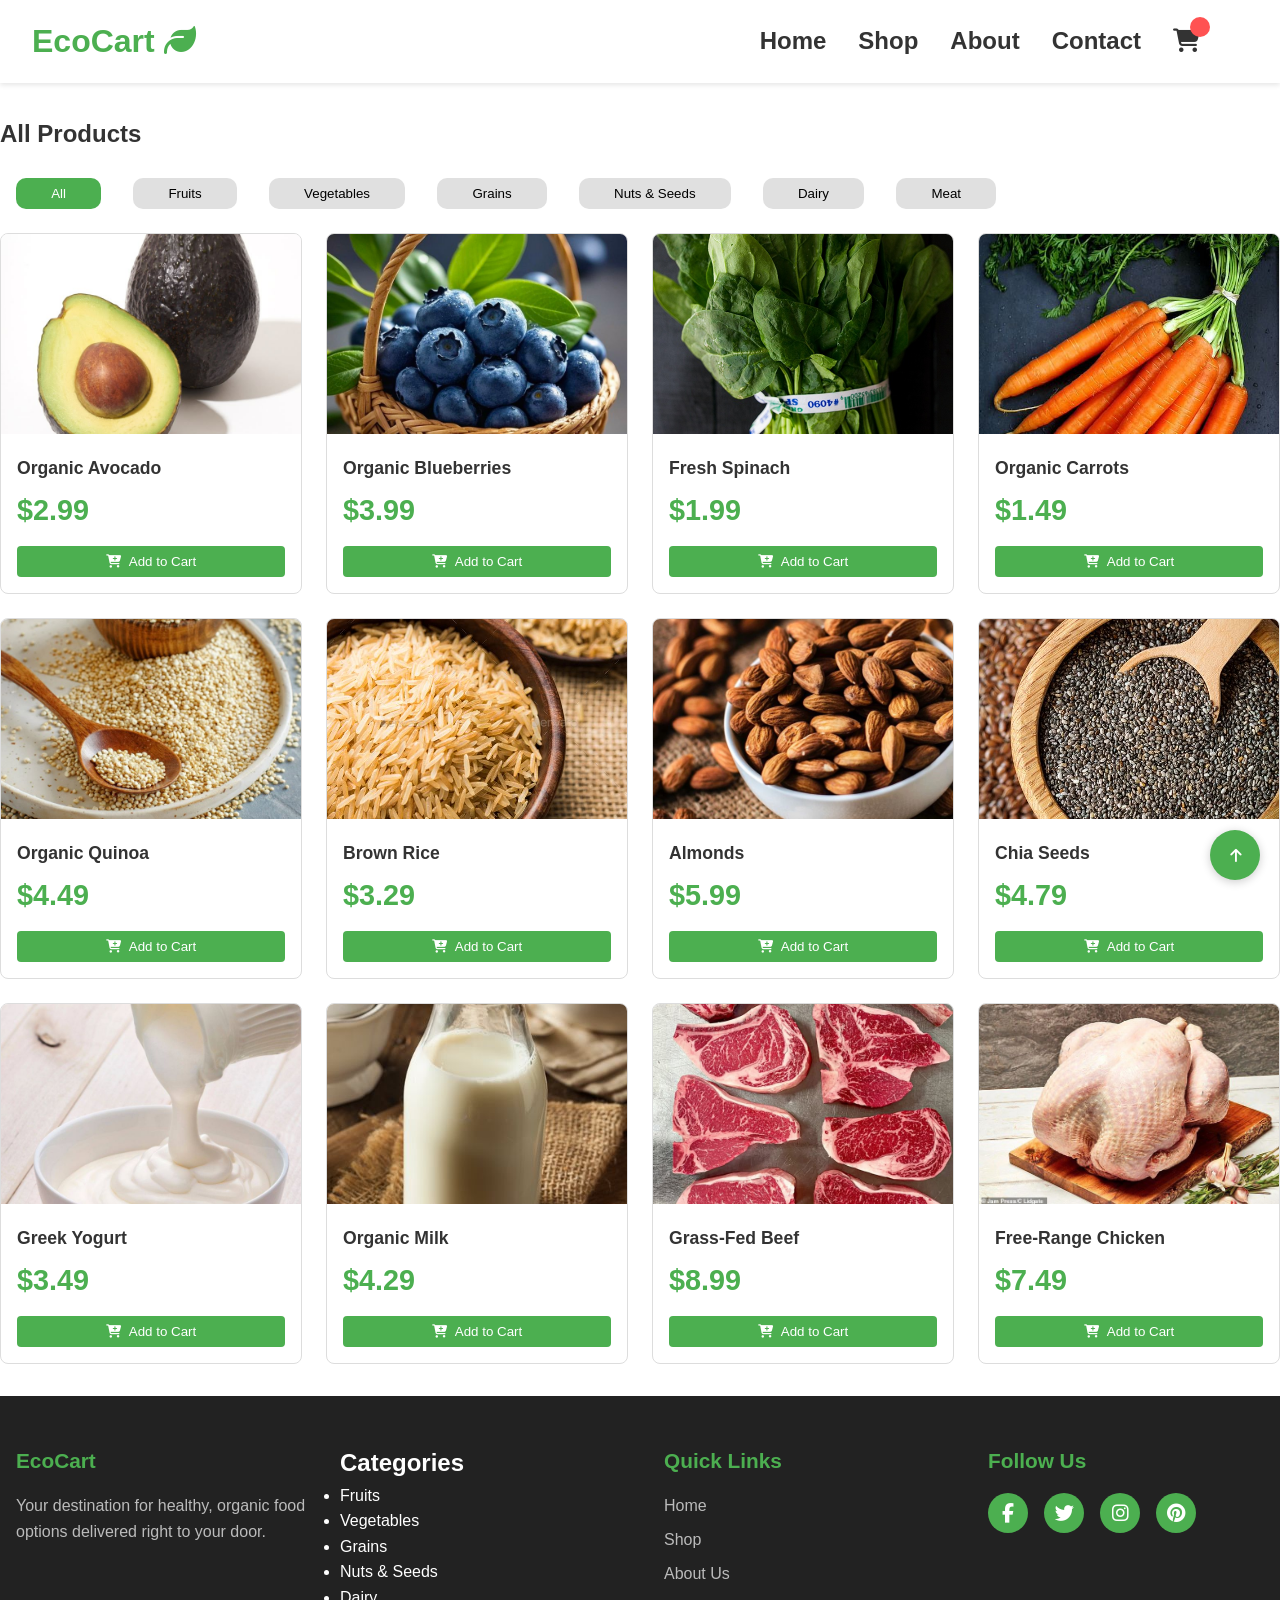
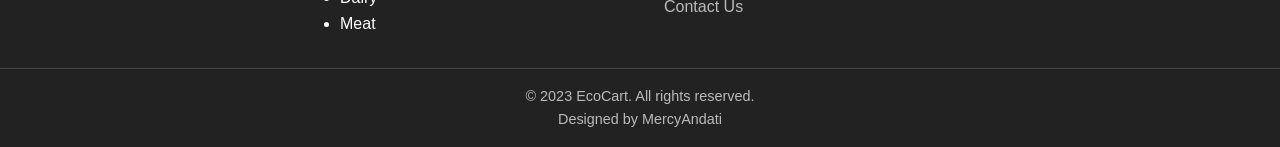
<file: shop.html>
<!DOCTYPE html>
<html lang="en">
<head>
    <meta charset="UTF-8">
    <meta name="viewport" content="width=device-width, initial-scale=1.0">
    <title>Shop - EcoCart</title>
    <link rel="stylesheet" href="styles.css">
    <link rel="stylesheet" href="https://cdnjs.cloudflare.com/ajax/libs/font-awesome/6.4.0/css/all.min.css">
</head>
<body>
    <header>
        <nav>
            <h1>EcoCart <i class="fa-solid fa-leaf"></i></h1>
            <ul>
                <li><a href="index.html">Home</a></li>
                <li><a href="shop.html">Shop</a></li>
                <li><a href="about.html">About</a></li>
                <li><a href="contact.html">Contact</a></li>
                <li><a href="cart.html" class="cart-icon"><i class="fas fa-shopping-cart"></i></a></li>
            </ul>
        </nav>
    </header>

    <main class="shop-main">
        <section id="shop">
            <h2>All Products</h2>
            <div class="category-filters">
                <button class="category-btn active" data-category="all">All</button>
                <button class="category-btn" data-category="fruits">Fruits</button>
                <button class="category-btn" data-category="vegetables">Vegetables</button>
                <button class="category-btn" data-category="grains">Grains</button>
                <button class="category-btn" data-category="nuts-seeds">Nuts & Seeds</button>
                <button class="category-btn" data-category="dairy">Dairy</button>
                <button class="category-btn" data-category="meat">Meat</button>
            </div>
            
            <div class="products-container" id="products-container">
                <!-- Products will be inserted here by JavaScript -->
            </div>
        </section>
    </main>

    <footer>
        <div class="footer-content">
            <div class="footer-section about">
                <h2>EcoCart</h2>
                <p>Your destination for healthy, organic food options delivered right to your door.</p>
            </div>
            <div class="foter-categories">
                <h2>Categories</h2>
                <ul>
                    <li><a href="#fruits">Fruits</a></li>
                    <li><a href="#vegetables">Vegetables</a></li>
                    <li><a href="#grains">Grains</a></li>
                    <li><a href="#nuts-seeds">Nuts & Seeds</a></li>
                    <li><a href="#dairy">Dairy</a></li>
                    <li><a href="#meat">Meat</a></li>
                </ul>
            </div>
            <div class="footer-section links">
                <h2>Quick Links</h2>
                <ul>
                    <li><a href="index.html">Home</a></li>
                    <li><a href="shop.html">Shop</a></li>
                    <li><a href="about.html">About Us</a></li>
                    <li><a href="contact.html">Contact Us</a></li>
                </ul>
            </div>
            <div class="footer-section social">
                <h2>Follow Us</h2>
                <div class="social-icons">
                    <a href="#"><i class="fab fa-facebook-f"></i></a>
                    <a href="#"><i class="fab fa-twitter"></i></a>
                    <a href="#"><i class="fab fa-instagram"></i></a>
                    <a href="#"><i class="fab fa-pinterest"></i></a>
                </div>
            </div>
        </div>
        <div class="footer-bottom">
            <p>&copy; 2023 EcoCart. All rights reserved.</p>
            <p>Designed by MercyAndati</p>
        </div>
    </footer>
    <button id="back-to-top" class="back-to-top" onclick="ToTop()">
        <i class="fa-solid fa-arrow-up"></i>
    </button>
    
    <script src="products-data.js"></script>
    <script src="script.js"></script>
    <script src="shop-script.js"></script>
</body>
</html>
</file>
<file: styles.css>
/* Base Styles */
:root {
    --primary-color: #4CAF50;
    --primary-dark: #45a049;
    --secondary-color: #2e7d32;
    --light-bg: #f9f9f9;
    --dark-text: #333;
    --medium-text: #666;
    --light-text: #888;
    --border-color: #ddd;
    --shadow: 0 2px 10px rgba(0,0,0,0.1);
    --transition: all 0.3s ease;
}

* {
    margin: 0;
    padding: 0;
    box-sizing: border-box;
}

body {
    font-family: 'Segoe UI', Tahoma, Geneva, Verdana, sans-serif;
    line-height: 1.6;
    color: var(--dark-text);
    background-color: #fff;
    overflow-x: hidden; 
    overflow-y: auto; 
}

a {
    text-decoration: none;
    color: inherit;
}

img {
    max-width: 100%;
    height: auto;
}

.btn {
    display: inline-block;
    padding: 10px 20px;
    background-color: var(--primary-color);
    color: white;
    border: none;
    border-radius: 4px;
    cursor: pointer;
    transition: var(--transition);
    font-weight: 500;
    font-size: large;
}

.btn:hover {
    background-color: var(--primary-dark);
    transform: translateY(-2px);
}

.container {
    width: 90%;
    max-width: 1200px;
    margin: 0 auto;
}

/* Header Styles */
header {
    background-color: white;
    box-shadow: 0 2px 5px rgba(0,0,0,0.1);
    position: sticky;
    top: 0;
    z-index: 100;
}

nav {
    display: flex;
    justify-content: space-between;
    align-items: center;
    padding: 1rem 0;
    transition: all 0.3s ease;
}

nav h1 {
    font-size: 2.0rem;
    margin-left: 2rem;
    color: var(--primary-color);
}

nav ul {
    margin-right: 5rem;
    display: flex;
    list-style: none;
    gap: 2.0rem;
}

nav ul li a {
    font-weight: 600;
    font-size: 1.5rem;
    transition: var(--transition);
}

nav ul li a:hover {
    color: var(--primary-color);
}
.cart-icon {
    position: relative;
    font-size: 1.5rem;
}

.cart-icon[data-count]::after {
    content: attr(data-count);
    position: absolute;
    top: -10px;
    right: -10px;
    background: #ff5252;
    color: white;
    border-radius: 50%;
    width: 20px;
    height: 20px;
    display: flex;
    align-items: center;
    justify-content: center;
    font-size: 12px;
}

/* Hero Section */
.hero {
    display: flex;
    align-items: center;
    gap: 2rem;
    padding: 3rem 0;
}

.hero-text {
    flex: 1;
}

.hero-text h2 {
    font-size: 4.0rem;
    margin-left: 2rem;
    margin-bottom: 1rem;
    line-height: 1.2;
}

.hero-text p {
    font-size: 1.5rem;
    margin-left: 2rem;
    margin-bottom: 1.5rem;
    color: var(--medium-text);
}

.hero-text .btn {
    margin-left: 2rem;
    margin-right: 1rem;
}

.hero-image {
    flex: 1;
    border-radius: 8px;
    overflow: hidden;
}

.hero-image img {
    width: 60%; /* Reduced from 100% */
    height: auto;
    display: block;
    border-radius: 20px;
    margin: 0 auto; /* Center the image */
}

/* Features Section */
.hor-divs {
    display: flex;
    justify-content: space-between;
    gap: 2rem;
    padding: 2rem 0;
    margin: 2rem 0;
    border-top: 1px solid var(--border-color);
    border-bottom: 1px solid var(--border-color);
}

.hor-divs > div {
    text-align: center;
    flex: 1;
    padding: 2rem;
    background: var(--light-bg);
    box-shadow: var(--shadow);
}

.hor-divs i {
    font-size: 2.5rem;
    color: var(--primary-color);
    margin-bottom: 1rem;
}

.hor-divs h2 {
    font-size: 1.5rem;
    margin-bottom: 0.5rem;
}
.hor-divs p {
    font-size: 1.2rem;
}
/* Featured Products */
.featured-products, .category-grid, .reviews {
    padding: 3rem 0;
    text-align: center;
}

.featured-products h2, .category-grid h2, .reviews h2 {
    font-size: 2rem;
    margin-bottom: 0.5rem;
}

.featured-products p, .category-grid p, .reviews p {
    color: var(--medium-text);
    margin-bottom: 2rem;
    font-size: 1.2rem;
}
.featured-products .product-grid {
    justify-content: center;
}

/* Product Grid */
.product-grid {
    display: grid;
    grid-template-columns: repeat(auto-fill, minmax(250px, 1fr));
    gap: 1.5rem;
    margin: 1rem;
}

/* Category Grid */
.category-cards {
    display: grid;
    grid-template-columns: repeat(auto-fill, minmax(200px, 1fr));
    gap: 1.5rem;
    margin-bottom: 2rem;
    margin-left: 3rem;
}

.category-card {
    position: relative;
    border-radius: 8px;
    overflow: hidden;
    height: 200px;
    transition: var(--transition);
}

.category-card:hover {
    transform: translateY(-5px);
    box-shadow: var(--shadow);
}

.category-card img {
    width: 100%;
    height: 100%;
    object-fit: cover;
}

.category-card h3 {
    position: absolute;
    bottom: 0;
    left: 0;
    right: 0;
    background: rgba(0,0,0,0.7);
    color: white;
    padding: 1rem;
    text-align: center;
}

/* Reviews Section - Horizontal Layout */
.reviews {
    background-color: var(--light-bg);
    padding: 3rem 0;
    text-align: center;
}

.reviews-container {
    display: grid;
    grid-template-columns: repeat(3, minmax(300px, 1fr));
    gap: 2rem;
    max-width: 1200px;
    margin: 0 auto;
    padding: 0 1rem;
}

.review-card {
    background: white;
    padding: 2rem;
    border-radius: 8px;
    box-shadow: var(--shadow);
    transition: var(--transition);
}

.review-card:hover {
    transform: translateY(-5px);
}

/* Mobile responsiveness */
@media (max-width: 900px) {
    .reviews-container {
        grid-template-columns: repeat(auto-fit, minmax(300px, 1fr));
    }
}

/* Newsletter */
.newsletter {
    padding: 3rem 0;
    text-align: center;
    background-color: var(--primary-color);
    color: white;
}

.newsletter h2 {
    font-size: 2rem;
    margin-bottom: 0.5rem;
}

.newsletter p {
    margin-bottom: 1.5rem;
}

.newsletter form {
    display: flex;
    max-width: 500px;
    margin: 0 auto;
}

.newsletter input {
    flex: 1;
    padding: 0.8rem 1rem;
    border: none;
    border-radius: 4px 0 0 4px;
    font-size: 1rem;
}

.newsletter button {
    padding: 0.8rem 1.5rem;
    background-color: var(--secondary-color);
    color: white;
    border: none;
    border-radius: 0 4px 4px 0;
    cursor: pointer;
    transition: var(--transition);
}

.newsletter button:hover {
    background-color: #1b5e20;
}

/* Footer */
footer {
    background-color: #222;
    color: white;
    padding: 3rem 0 0;
}

.footer-content {
    display: grid;
    grid-template-columns: repeat(auto-fit, minmax(200px, 1fr));
    gap: 2rem;
    margin-bottom: 2rem;
    margin-left: 1rem ;
}

.footer-section h2 {
    font-size: 1.3rem;
    margin-bottom: 1rem;
    color: var(--primary-color);
}

.footer-section p, .footer-section ul {
    color: #bbb;
}

.footer-section ul {
    list-style: none;
}

.footer-section ul li {
    margin-bottom: 0.5rem;
}

.footer-section ul li a:hover {
    color: var(--primary-color);
}

.social-icons {
    display: flex;
    gap: 15px;
    margin-top: 15px;
}

.social-icons a {
    color: white;
    font-size: 1.2rem;
    transition: all 0.3s ease;
}

.social-icons a:hover {
    color: var(--primary-color);
}

.footer-bottom {
    text-align: center;
    padding: 1rem 0;
    border-top: 1px solid #444;
    font-size: 0.9rem;
    color: #bbb;
}

/* Product Detail Page Styles */
.breadcrumb {
    padding: 1rem 0;
    color: var(--medium-text);
    font-size: 0.9rem;
    margin-left: 1rem;
}

.breadcrumb a {
    color: var(--primary-color);
    transition: var(--transition);
}

.breadcrumb a:hover {
    text-decoration: underline;
}

.product-detail-container {
    display: flex;
    gap: 3rem;
    margin: 2rem 0;
}

.product-image {
    flex: 1;
    border-radius: 8px;
    overflow: hidden;
    margin-left: 1rem;
}

.product-image img {
    width: 100%;
    height: auto;
    display: block;
}

.product-info {
    flex: 1;
}

.product-info h1 {
    font-size: 2rem;
    margin-bottom: 0.5rem;
}

.price {
    font-size: 1.8rem;
    color: var(--primary-color);
    margin-bottom: 1rem;
}

.certified-badge {
    display: inline-flex;
    align-items: center;
    gap: 0.5rem;
    background: #e8f5e9;
    color: var(--secondary-color);
    padding: 0.5rem 1rem;
    border-radius: 20px;
    margin-bottom: 1.5rem;
    font-size: 0.9rem;
}

.product-description {
    margin: 1.5rem 0;
}

.product-description h3 {
    margin-bottom: 0.5rem;
    font-size: 1.2rem;
}

.nutrition-facts {
    background: var(--light-bg);
    padding: 1.5rem;
    border-radius: 8px;
    margin: 1.5rem 0;
}

.nutrition-facts h3 {
    margin-bottom: 1rem;
    font-size: 1.2rem;
}

.nutrition-facts ul {
    list-style: none;
    display: grid;
    grid-template-columns: repeat(2, 1fr);
    gap: 0.5rem;
}

.nutrition-facts li {
    display: flex;
    justify-content: space-between;
    padding: 0.5rem 0;
    border-bottom: 1px solid var(--border-color);
}

.quantity-selector {
    margin: 1.5rem 0;
}

.quantity-selector label {
    display: block;
    margin-bottom: 0.5rem;
    font-weight: 500;
}

.quantity-selector input {
    width: 80px;
    padding: 0.5rem;
    border: 1px solid var(--border-color);
    border-radius: 4px;
    font-size: 1rem;
}

#add-to-cart-btn {
    padding: 0.8rem 1.5rem;
    font-size: 1.1rem;
}

.product-benefits {
    margin-top: 2rem;
    display: flex;
    gap: 1.5rem;
    flex-wrap: wrap;
}

.benefit {
    display: flex;
    align-items: center;
    gap: 0.5rem;
    color: var(--medium-text);
    font-size: 0.9rem;
}

.benefit i {
    color: var(--primary-color);
}

.related-products {
    margin-top: 3rem;
    margin-left: 1rem;
}

.related-products h2 {
    margin-bottom: 1.5rem;
    font-size: 1.5rem;
}

/* Responsive Styles */
@media (max-width: 768px) {
    nav {
        flex-direction: column;
        gap: 1rem;
    }
    
    .hero {
        flex-direction: column;
        text-align: center;
    }
    
    .hero-text .btn {
        margin-bottom: 1rem;
    }
    
    .hor-divs {
        flex-direction: column;
    }
    
    .product-detail-container {
        flex-direction: column;
    }
    
    .product-benefits {
        flex-direction: column;
        gap: 1rem;
    }
    
    .cart-container {
        flex-direction: column;
    }
    
    .cart-item {
        flex-direction: column;
    }
    
    .cart-item-total {
        align-items: flex-start;
        margin-top: 1rem;
    }
}

@media (max-width: 480px) {
    nav ul {
        gap: 1rem;
    }
    
    .hero-text h2 {
        font-size: 2rem;
    }
    
    .product-grid {
        grid-template-columns: 1fr;
    }
    
    .category-cards {
        grid-template-columns: 1fr 1fr;
    }
    
    .newsletter form {
        flex-direction: column;
    }
    
    .newsletter input {
        border-radius: 4px;
        margin-bottom: 0.5rem;
    }
    
    .newsletter button {
        border-radius: 4px;
    }
}

/* Shop Page Styles */
.shop-main {
    padding: 2rem 0;
}

.category-filters {
    display: flex;
    flex-wrap: wrap;
    gap: 1.0rem;
    margin: 1.5rem 0;
}

.category-btn {
    padding: 0.5rem 2.2rem;
    background: #e0e0e0;
    border: none;
    border-radius: 10px;
    cursor: pointer;
    transition: all 0.3s ease;
    margin-left: 1rem;
}

.category-btn:hover {
    background: #d0d0d0;
}

.category-btn.active {
    background: var(--primary-color);
    color: white;
}

.products-container {
    display: grid;
    grid-template-columns: repeat(auto-fill, minmax(250px, 1fr));
    gap: 1.5rem;
    margin-top: 1rem;
}
.back-to-top {
    position: fixed;
    right: 20px;
    bottom: 20px;
    background-color:var(--primary-color);
    color: white;
    border: none;
    width: 50px;
    height: 50px;
    border-radius: 50%;
    cursor: pointer;
    font-size: 15px;
    display: flex;
    align-items: center;
    justify-content: center;
    box-shadow: 0 2px 10px rgba(0, 0, 0, 0.2);
    z-index: 999;
    transition: all 0.3s ease;
}

.back-to-top:hover {
    background-color: var(--secondary-color);
    transform: translateY(-3px);
}
.product-card {
    border: 1px solid var(--border-color);
    border-radius: 8px;
    overflow: hidden;
    transition: all 0.3s ease;
}

.product-card:hover {
    transform: translateY(-5px);
    box-shadow: var(--shadow);
}

.product-card img {
    width: 100%;
    height: 200px;
    object-fit: cover;
}

.product-card h3 {
    margin: 0.8rem 1rem 0.3rem;
    font-size: 1.1rem;
}

.product-card .price {
    color: var(--primary-color);
    font-weight: bold;
    margin: 0 1rem 0.8rem;
}

.product-card a {
    color: inherit;
    text-decoration: none;
}

.product-card .add-to-cart{
    width: calc(100% - 2rem);
    margin: 0 1rem 1rem;
    padding: 0.5rem;
    background: var(--primary-color);
    color: white;
    border: none;
    border-radius: 4px;
    cursor: pointer;
    display: flex;
    align-items: center;
    justify-content: center;
    gap: 0.5rem;
    transition: all 0.3s ease;
}

.product-card .add-to-cart:hover {
    background: var(--primary-dark);
}

.no-products {
    grid-column: 1 / -1;
    text-align: center;
    padding: 2rem;
    color: var(--medium-text);
}

/* Product Page Specific Styles */
.product-detail-container {
    display: flex;
    gap: 2rem;
    margin: 2rem 0;
}

.product-image {
    flex: 1;
    max-width: 500px;
}

.product-image img {
    width: 100%;
    border-radius: 8px;
}

.product-info {
    flex: 1;
}

.quantity-selector {
    margin: 1.5rem 0;
}

.quantity-selector input {
    width: 60px;
    padding: 8px;
    margin-left: 10px;
}

#add-to-cart-btn {
    padding: 12px 24px;
    font-size: 1.1rem;
}

.related-products {
    margin-top: 3rem;
}

.related-products h2 {
    margin-bottom: 1.5rem;
}

@media (max-width: 768px) {
    .product-detail-container {
        flex-direction: column;
    }
    
    .product-image {
        max-width: 100%;
    }
}
/* About Page Styles */
.about-hero {
    background-color: #222;
    color: white;
    padding: 5rem 0;
    text-align: center;
}

.mission-section {
    padding: 4rem 0;
    background-color: var(--light-bg);
}

.mission-cards {
    display: grid;
    grid-template-columns: repeat(auto-fit, minmax(300px, 1fr));
    gap: 2rem;
    margin-top: 3rem;
}

.mission-card {
    background: white;
    padding: 2rem;
    border-radius: 8px;
    text-align: center;
    box-shadow: var(--shadow);
    transition: var(--transition);
}

.mission-card:hover {
    transform: translateY(-5px);
}

.mission-card i {
    font-size: 2.5rem;
    color: var(--primary-color);
    margin-bottom: 1rem;
}

.team-section {
    padding: 4rem 0;
}

.team-members {
    display: grid;
    grid-template-columns: repeat(auto-fit, minmax(250px, 1fr));
    gap: 2rem;
    margin-top: 3rem;
}

.team-member {
    text-align: center;
}

.values-section {
    padding: 4rem 0;
    background-color: var(--light-bg);
    text-align: center;
}

.values-list {
    list-style: none;
    max-width: 600px;
    margin: 2rem auto 0;
}

.values-list li {
    margin-bottom: 1rem;
    display: flex;
    align-items: center;
}

.values-list i {
    color: var(--primary-color);
    margin-right: 1rem;
    font-size: 1.2rem;
}

/* Contact Page Styles */
.contact-hero {
    color: white;
    padding: 5rem 0;
    text-align: center;
    background-color: #333;
}

.contact-section {
    padding: 4rem 0;
}

.contact-grid {
    display: grid;
    grid-template-columns: 1fr 1fr;
    gap: 3rem;
}

.contact-form {
    background: white;
    padding: 2rem;
    border-radius: 8px;
    box-shadow: var(--shadow);
}

.form-group {
    margin-bottom: 1.5rem;
}

.form-group label {
    display: block;
    margin-bottom: 0.5rem;
    font-weight: 500;
}

.form-group input,
.form-group textarea {
    width: 100%;
    padding: 0.8rem;
    border: 1px solid var(--border-color);
    border-radius: 4px;
    font-family: inherit;
}

.info-card {
    display: flex;
    align-items: flex-start;
    margin-bottom: 1.5rem;
}

.info-card i {
    font-size: 1.5rem;
    color: var(--primary-color);
    margin-right: 1rem;
    margin-top: 0.3rem;
}

.social-links {
    margin-top: 2rem;
}

.social-icons {
    display: flex;
    gap: 1rem;
    margin-top: 1rem;
}

.social-icons a {
    display: flex;
    align-items: center;
    justify-content: center;
    width: 40px;
    height: 40px;
    background: var(--primary-color);
    color: white;
    border-radius: 50%;
    transition: var(--transition);
}

.social-icons a:hover {
    background: var(--primary-dark);
    transform: translateY(-3px);
}

.map-section {
    padding: 0 0 4rem;
}

.map-container {
    margin-top: 2rem;
    border-radius: 8px;
    overflow: hidden;
    box-shadow: var(--shadow);
}

/* Responsive Styles */
@media (max-width: 768px) {
    .contact-grid {
        grid-template-columns: 1fr;
    }
    
    .mission-cards,
    .team-members {
        grid-template-columns: 1fr;
    }
}

/* Cart Page Styles */
#cart h2{
    margin-left: 3rem;
}
.cart-container {
    display: flex;
    gap: 2rem;
    margin: 2rem;
}

.cart-items {
    flex: 2;
}

.cart-summary {
    flex: 1;
    background: var(--light-bg);
    padding: 1.5rem;
    border-radius: 8px;
    height: fit-content;
}

.empty-cart {
    text-align: center;
    padding: 2rem;
}

.empty-cart i {
    font-size: 3rem;
    color: var(--light-text);
    margin-bottom: 1rem;
}

.empty-cart p {
    margin-bottom: 1.5rem;
    font-size: 1.2rem;
}

/* Cart Item Styles */
.cart-item {
    display: flex;
    gap: 1.5rem;
    padding: 1.5rem;
    border-bottom: 1px solid var(--border-color);
    position: relative;
}

.cart-item-image {
    width: 80px;
    height: 80px;
    flex-shrink: 0;
}

.cart-item-image img {
    width: 100%;
    height: 100%;
    object-fit: cover;
    border-radius: 4px;
}

.cart-item-details {
    flex: 1;
}

.cart-item-details h3 {
    margin-bottom: 0.5rem;
    font-size: 1.1rem;
}

.cart-item-details .price {
    color: var(--primary-color);
    font-weight: bold;
    margin-bottom: 0.5rem;
    display: block;
}

.quantity-controls {
    display: flex;
    align-items: center;
    gap: 0.5rem;
    margin-top: 0.5rem;
}

.quantity-btn {
    width: 30px;
    height: 30px;
    border: 1px solid var(--border-color);
    background: white;
    border-radius: 4px;
    cursor: pointer;
    display: flex;
    align-items: center;
    justify-content: center;
    transition: var(--transition);
}

.quantity-btn:hover {
    background: var(--light-bg);
}

.quantity {
    min-width: 30px;
    text-align: center;
}

.remove-btn {
    position: absolute;
    bottom: 1.5rem;
    right: 1.5rem;
    background: none;
    border: none;
    color: var(--light-text);
    cursor: pointer;
    transition: var(--transition);
    display: flex;
    align-items: center;
    gap: 0.3rem;
}

.remove-btn:hover {
    color: #ff5252;
}

/* Cart Summary Styles */
.summary-details {
    margin: 1.5rem 0;
}

.summary-row {
    display: flex;
    justify-content: space-between;
    margin-bottom: 1rem;
    padding-bottom: 0.5rem;
    border-bottom: 1px solid var(--border-color);
}

.summary-row.total {
    font-weight: bold;
    font-size: 1.1rem;
    border-bottom: none;
}

.checkout-btn {
    width: 100%;
    padding: 1rem;
    font-size: 1.1rem;
    margin-top: 1rem;
}

/* Responsive Styles */
@media (max-width: 768px) {
    .cart-container {
        flex-direction: column;
    }
    
    .cart-item {
        flex-direction: column;
    }
    
    .cart-item-image {
        width: 100%;
        height: 150px;
    }
    
    .remove-btn {
        position: static;
        margin-top: 1rem;
    }
}
</file>
